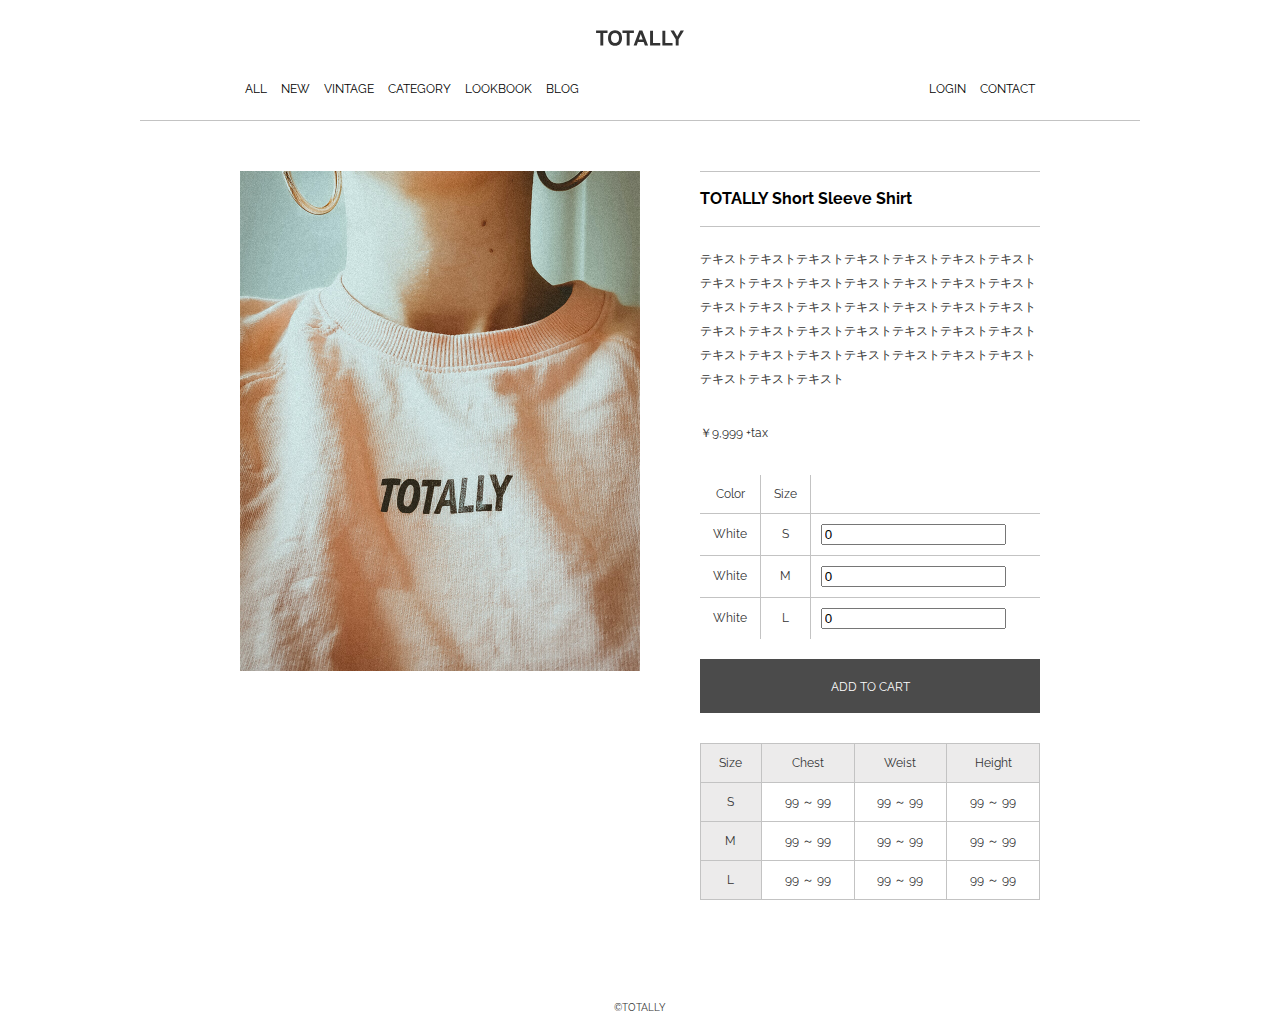
<file: EC SITE/index.html>
<!DOCTYPE html>
<html lang="ja">

<head>
  <meta charset="UTF-8">
  <meta name="viewport" content="width=device-width, initial-scale=1.0">
  <meta name="description" content="アパレル企業のECサイトです">
  <link rel="icon" href="img/favicon.ico">
  <link rel="stylesheet" href="CSS/sanitize.css">
  <link rel="stylesheet" href="CSS/style.css">
  <link rel="preconnect" href="https://fonts.googleapis.com">
  <link rel="preconnect" href="https://fonts.gstatic.com" crossorigin>
  <link href="https://fonts.googleapis.com/css2?family=Raleway:ital,wght@0,100..900;1,100..900&display=swap"
    rel="stylesheet">
  <title>Document</title>
</head>

<body>
  <div class="container">

    <header id="header">

      <!-- headerロゴ -->
      <a class="logo" href="#index.html">
        <img src="img/logo.svg" alt="企業ロゴ">
      </a>

      <!-- グローバルメニュー -->
      <nav>
        <div class="menu-left">
          <a href="#">ALL</a>
          <a href="#">NEW</a>
          <a href="#">VINTAGE</a>
          <a href="#">CATEGORY</a>
          <a href="#">LOOKBOOK</a>
          <a href="#">BLOG</a>
        </div>

        <div class="menu-right">
          <a href="#">LOGIN</a>
          <a href="#">CONTACT</a>
        </div>
      </nav>

    </header>

    <main>
      <section id="item" class="flex-item">
        <div class="item-img">
          <img src="img/item.jpg" alt="Tシャツを着た人の写真">
        </div>

        <div class="item-content">
          <h1>TOTALLY Short Sleeve Shirt</h1>
          <p>テキストテキストテキストテキストテキストテキストテキスト テキストテキストテキストテキストテキストテキストテキスト テキストテキストテキストテキストテキストテキストテキスト
            テキストテキストテキストテキストテキストテキストテキスト テキストテキストテキストテキストテキストテキストテキスト テキストテキストテキスト</p>
          <p>￥9,999 +tax</p>

          <!-- 個数入力 -->
          <table class="item-count">
            <tr class="zero-tr">
              <th class="color">Color</th>
              <th class="size">Size</th>
              <th></th>
            </tr>

            <tr class="first-tr">
              <th class="color">White</th>
              <td class="size">S</td>
              <td>
                <input type="number" name="item-count" max="99" value="0">
              </td>
            </tr>

            <tr class="second-tr">
              <th class="color">White</th>
              <td class="size">M</td>
              <td>
                <input type="number" name="item-count" max="99" value="0">
              </td>
            </tr>

            <t class="third-tr" r>
              <th class="color">White</th>
              <td class="size">L</td>
              <td>
                <input type="number" name="item-count" max="99" value="0">
              </td>
              </tr>
          </table>

          <div class="btn">
            <a href="#">ADD TO CART</a>
          </div>

          <!-- サイズ表 -->
          <table class="item-size">
            <tr>
              <th class="list-color">Size</th>
              <th class="list-color">Chest</th>
              <th class="list-color">Weist</th>
              <th class="list-color">Height</th>
            </tr>

            <tr>
              <th class="list-color">S</th>
              <td>99 ～ 99</td>
              <td>99 ～ 99</td>
              <td>99 ～ 99</td>
            </tr>

            <tr>
              <th class="list-color">M</th>
              <td>99 ～ 99</td>
              <td>99 ～ 99</td>
              <td>99 ～ 99</td>
            </tr>

            <tr>
              <th class="list-color">L</th>
              <td>99 ～ 99</td>
              <td>99 ～ 99</td>
              <td>99 ～ 99</td>
            </tr>
          </table>
        </div>
      </section>
    </main>

    <footer>
      <p>&copy;TOTALLY</p>
    </footer>

  </div>

</body>

</html>
</file>
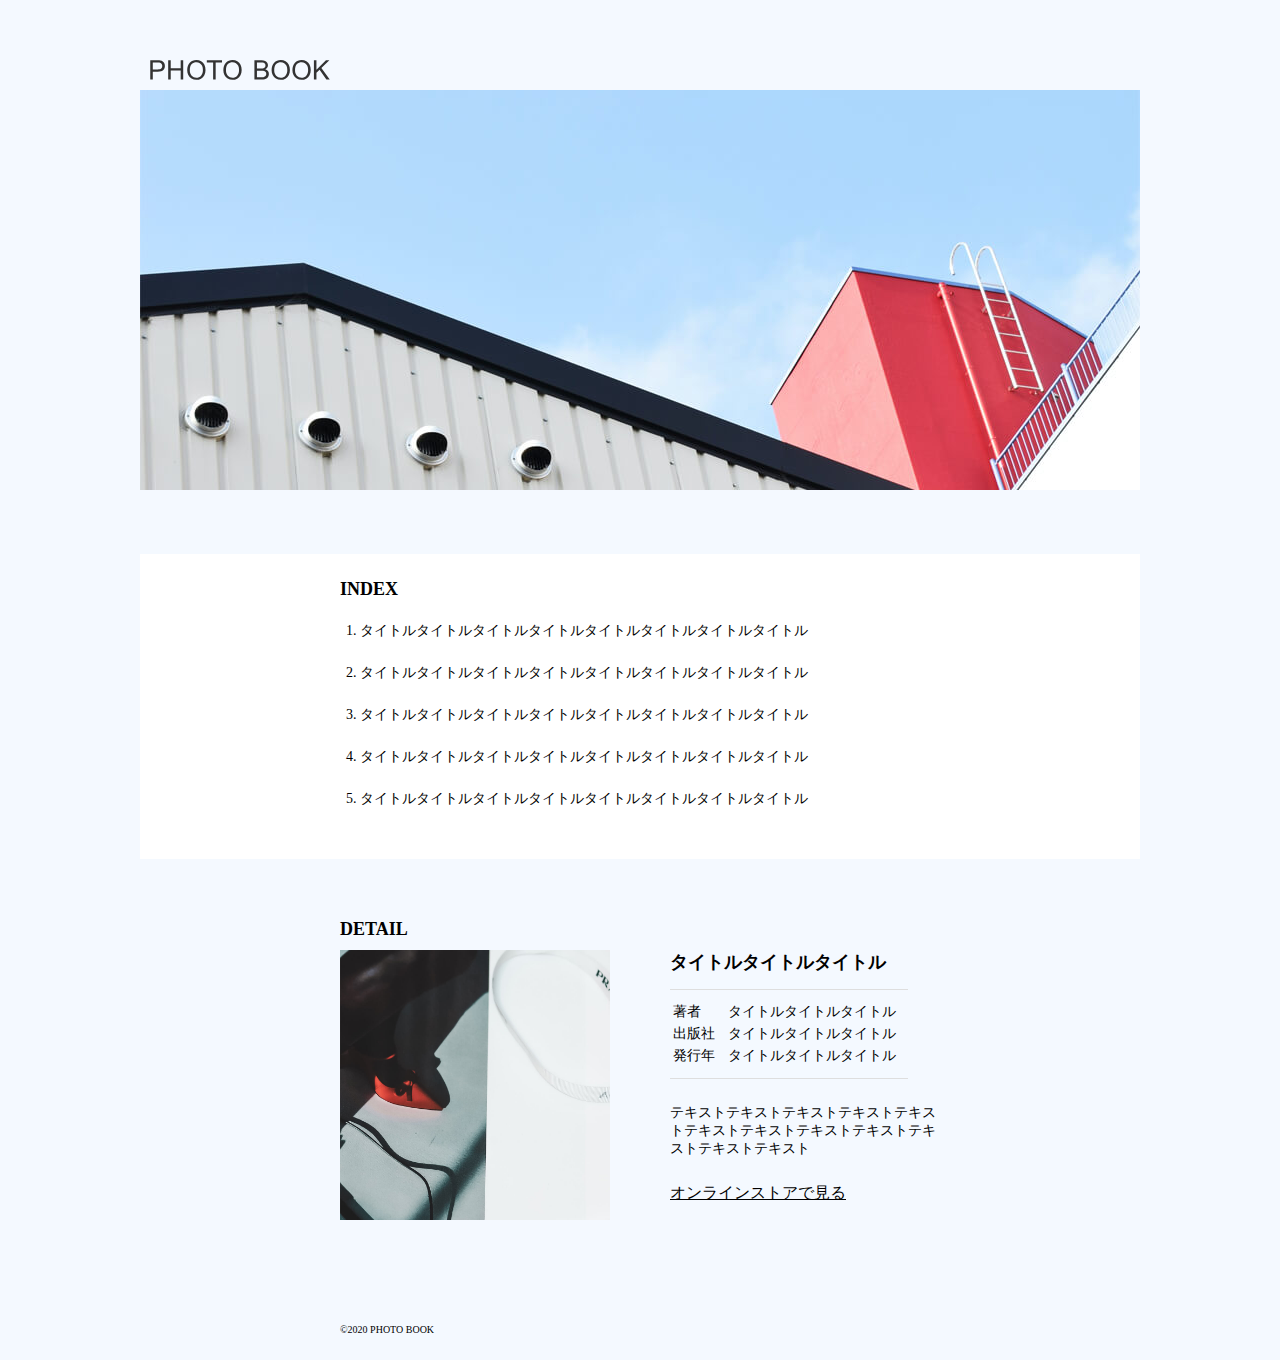
<file: photo book1/index.html>
<!DOCTYPE html>
<html lang="ja">

<head>
  <meta charset="UTF-8">
  <meta name="descrption" content="photo book1です">
  <meta name="viewport" content="width=device-width, initial-scale=1.0">
  <link rel="stylesheet" href="style.css">
  <link rel="icon" href="img/favicon.ico">
  <title>Photo book</title>
</head>

<body>
  <header>
    <div id="logo">
      <a href="index.html">
      <img src="img/logo.svg" alt="ロゴ"></a>
    </div>
  </header>

  <main>
    <!-- メインビジュアル -->
    <div id="mv">
      <img src="img/mainvisual.jpg" alt="空とカラフルな屋根のメインビジュアル">
    </div>

    <!-- index -->
    <section id="index">
      <div class="containar">
        <h2 class="content_title">INDEX</h2>
        <ol>
          <li>タイトルタイトルタイトルタイトルタイトルタイトルタイトルタイトル</li>
          <li>タイトルタイトルタイトルタイトルタイトルタイトルタイトルタイトル</li>
          <li>タイトルタイトルタイトルタイトルタイトルタイトルタイトルタイトル</li>
          <li>タイトルタイトルタイトルタイトルタイトルタイトルタイトルタイトル</li>
          <li>タイトルタイトルタイトルタイトルタイトルタイトルタイトルタイトル</li>
        </ol>
      </div>
    </section>

    <!-- detail -->
    <section id="detail">
      <div class="containar">
        <h2 class="content_title">DETAIL</h2>
        <div class="detail_inner">
          <div class="detail_img">
            <img src="img/detail.jpg" alt="シャツの写真">
          </div>

          <div class="detail_content">
            <h3>タイトルタイトルタイトル</h3>

            <table>
              <tr>
                <td>著者</td>
                <td>タイトルタイトルタイトル</td>
              </tr>

              <tr>
                <td>出版社</td>
                <td>タイトルタイトルタイトル</td>
              </tr>

              <tr>
                <td>発行年</td>
                <td>タイトルタイトルタイトル</td>
              </tr>
            </table>

            <p>テキストテキストテキストテキストテキストテキストテキストテキストテキストテキストテキストテキスト</p>
            <div class="online_link">
              <a href="">オンラインストアで見る</a>
            </div>
          </div>
        </div>
      </div>
    </section>


  </main>

  <footer>
    <p class="copy_right">&copy;2020 PHOTO BOOK</p>
  </footer>
</body>

</html>
</file>
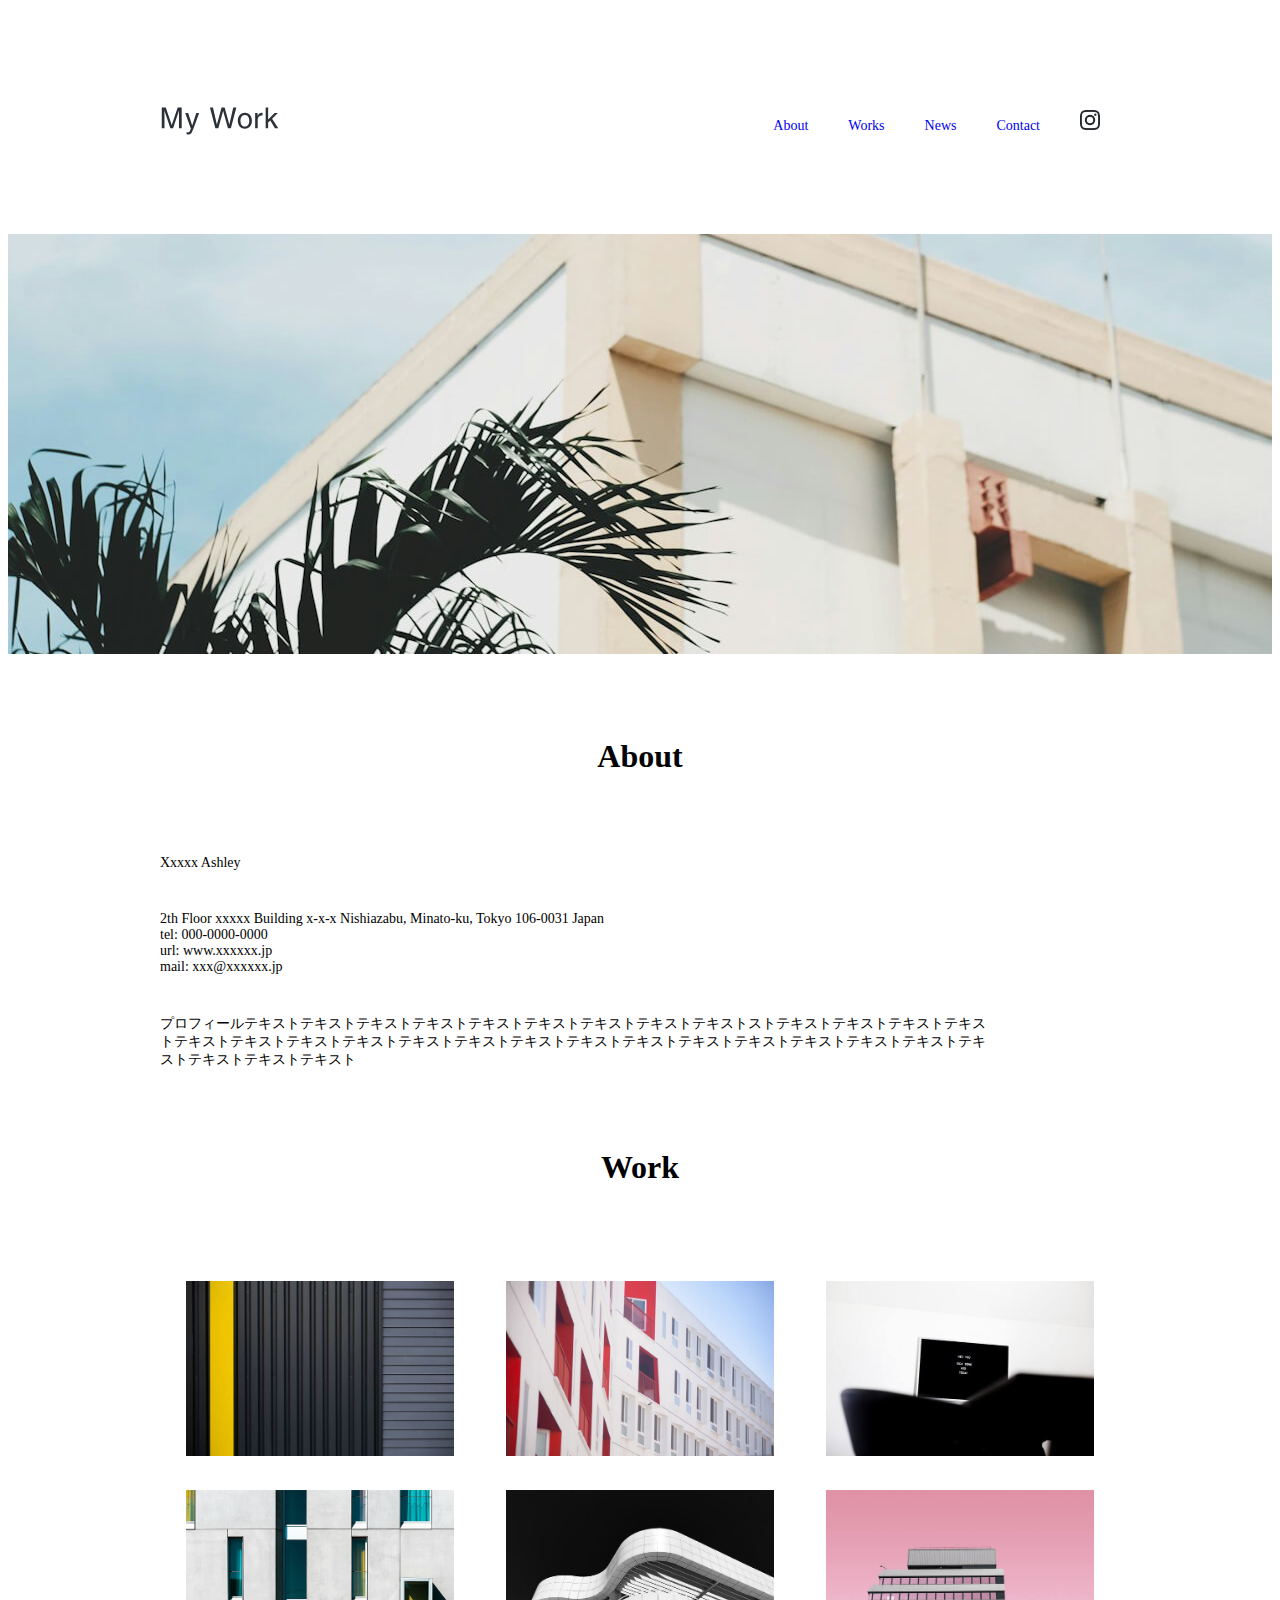
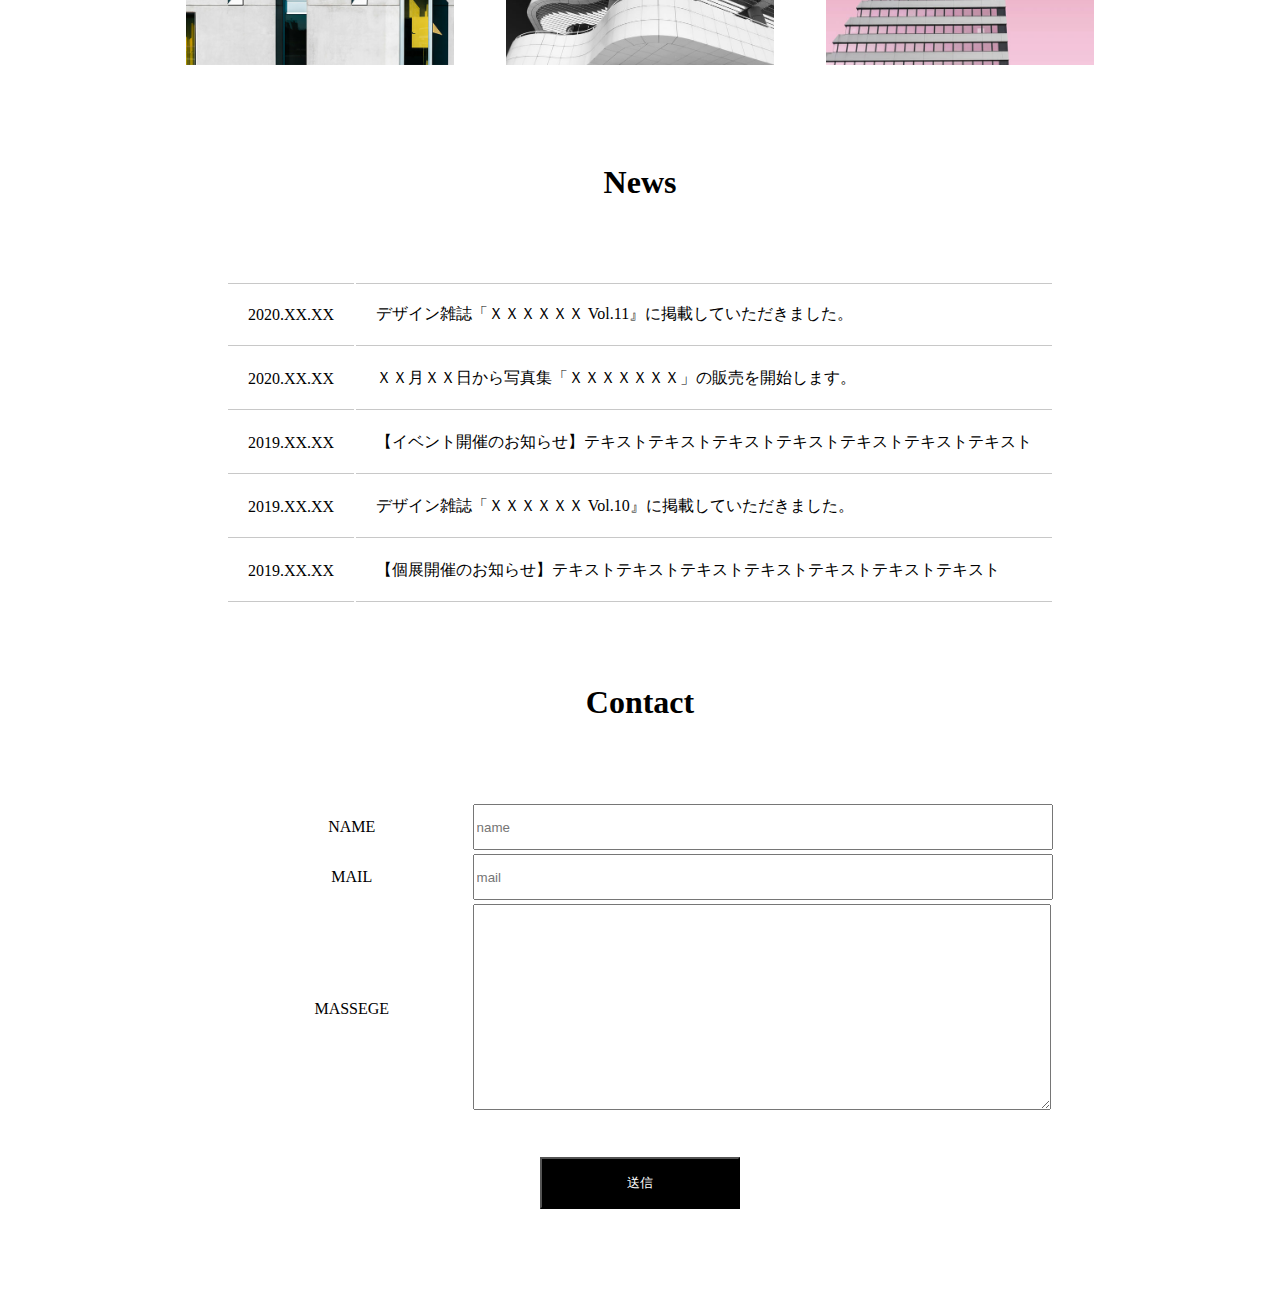
<file: practice1/index.html>
<!DOCTYPE html>
<html>

<head>
  <title>practice1</title>
  <meta name="description" content="practice1です">
  <meta charset="UTF-8">
  <link rel="stylesheet" href="style.css">
  <meta name="viewport" content="width=device-width, initial-scale=1.0">
</head>

<body>
  <!-- 以下、header -->
  <header class="wrapper">
    <div id="logo">
      <img src="img/logo.svg" alt="ロゴ">
    </div>

    <nav id="navi"><!-- ナビゲーション -->
      <li>
        <a class="global_menu" href="index.html#about">About</a>
      </li>
      <li>
        <a class="global_menu" href="index.html#works">Works</a>
      </li>
      <li>
        <a class="global_menu" href="index.html#news">News</a>
      </li>
      <li>
        <a class="global_menu" href="index.html#contact">Contact</a>
      </li>
      <li>
        <a class="global_menu" href="https://terakoya.sejuku.net/home">
          <img id="insta-icon" src="img/icon-instagram.png" alt="insta icon"></a>
      </li>
    </nav>
  </header>


  <main>
    <!-- メインビジュアル -->
    <div id="mv">
      <img src="img/mainvisual-pc.jpg" alt="白い建物と夏っぽさを感じる木が写っている写真">
    </div>

    <!-- about -->
    <section id="about" class="wrapper">
      <h1 class="content-title">About</h1>
      <div class="profile">
        <p>Xxxxx Ashley</p>
        <p>2th Floor xxxxx Building x-x-x Nishiazabu, Minato-ku, Tokyo 106-0031 Japan <br>
          tel: 000-0000-0000<br>
          url: www.xxxxxx.jp<br>
          mail: xxx@xxxxxx.jp</p>
        <p>プロフィールテキストテキストテキストテキストテキストテキストテキストテキストテキストストテキストテキストテキストテキス<br>
          トテキストテキストテキストテキストテキストテキストテキストテキストテキストテキストテキストテキストテキストテキストテキ<br>
          ストテキストテキストテキスト</p>
      </div>
    </section>

    <!-- works -->
    <section id="works" class="wrapper">
      <h1 class="content-title">Work</h1>
      <div>
        <ul class="works-list">
          <li><img class="works-img" src="img/works1.jpg" alt="黄色い縦線のペイントが印象的なガレージシャッターの写真"></li>
          <li><img class="works-img" src="img/works2.jpg" alt="所々のベランダの内側が赤いマンション"></li>
          <li><img class="works-img" src="img/works3.jpg" alt="モニターに文字が映り込んでいる様子"></li>
          <li><img class="works-img" src="img/works4.jpg" alt="コンクリートの壁とカラフルなカーテンが印象的な建物"></li>
          <li><img class="works-img" src="img/works5.jpg" alt="曲線が印象的な建物"></li>
          <li><img class="works-img" src="img/works6.jpg" alt="ピンクの背景に愛敬のマンションの写真"></li>
        </ul>
      </div>
    </section>


    <!-- news -->
    <section id="news" class="wrapper">
      <h1 class="content-title">News</h1>
      <table>
        <tr class="news-top sentence">
          <td class="date">2020.XX.XX</td>
          <td>デザイン雑誌「ＸＸＸＸＸＸ Vol.11』に掲載していただきました。</td>
        </tr>

        <tr class="sentence">
          <td class="date">2020.XX.XX</td>
          <td>ＸＸ月ＸＸ日から写真集「ＸＸＸＸＸＸＸ」の販売を開始します。</td>
        </tr>

        <tr class="sentence">
          <td class="date">2019.XX.XX</td>
          <td>【イベント開催のお知らせ】テキストテキストテキストテキストテキストテキストテキスト</td>
        </tr>

        <tr class="sentence">
          <td class="date">2019.XX.XX</td>
          <td>デザイン雑誌「ＸＸＸＸＸＸ Vol.10』に掲載していただきました。</td>
        </tr>

        <tr class="sentence">
          <td class="date">2019.XX.XX</td>
          <td>【個展開催のお知らせ】テキストテキストテキストテキストテキストテキストテキスト</td>
        </tr>
      </table>
    </section>

    <!-- contact -->
    <section id="contact" class="wrapper">
      <h1 class="content-title">Contact</h1>


      <form action="n.studio.firma@gmail.com">

        <table class="contactForm">

          <tr>
            <td>
              <label for="name">NAME</label>
            </td>
            <td>
              <input type="text" name="name" placeholder="name" required>
            </td>
          </tr>

          <tr>
          <td>
            <label for="mail">MAIL</label>
          </td>
          <td>
            <input type="text" name="mail" placeholder="mail" required>
          </td>
        </tr>

        <tr>
          <td>
            <label for="massege">MASSEGE</label>
          </td>
          <td>
            <textarea name="massege"></textarea>
          </td>
        </tr>

        </table>

        <div class="contact_btn">
          <input type="submit" name="submit" value="送信">
        </div>
      </form>
    </section>

  </main>
  <footer></footer>
</body>

</html>
</file>
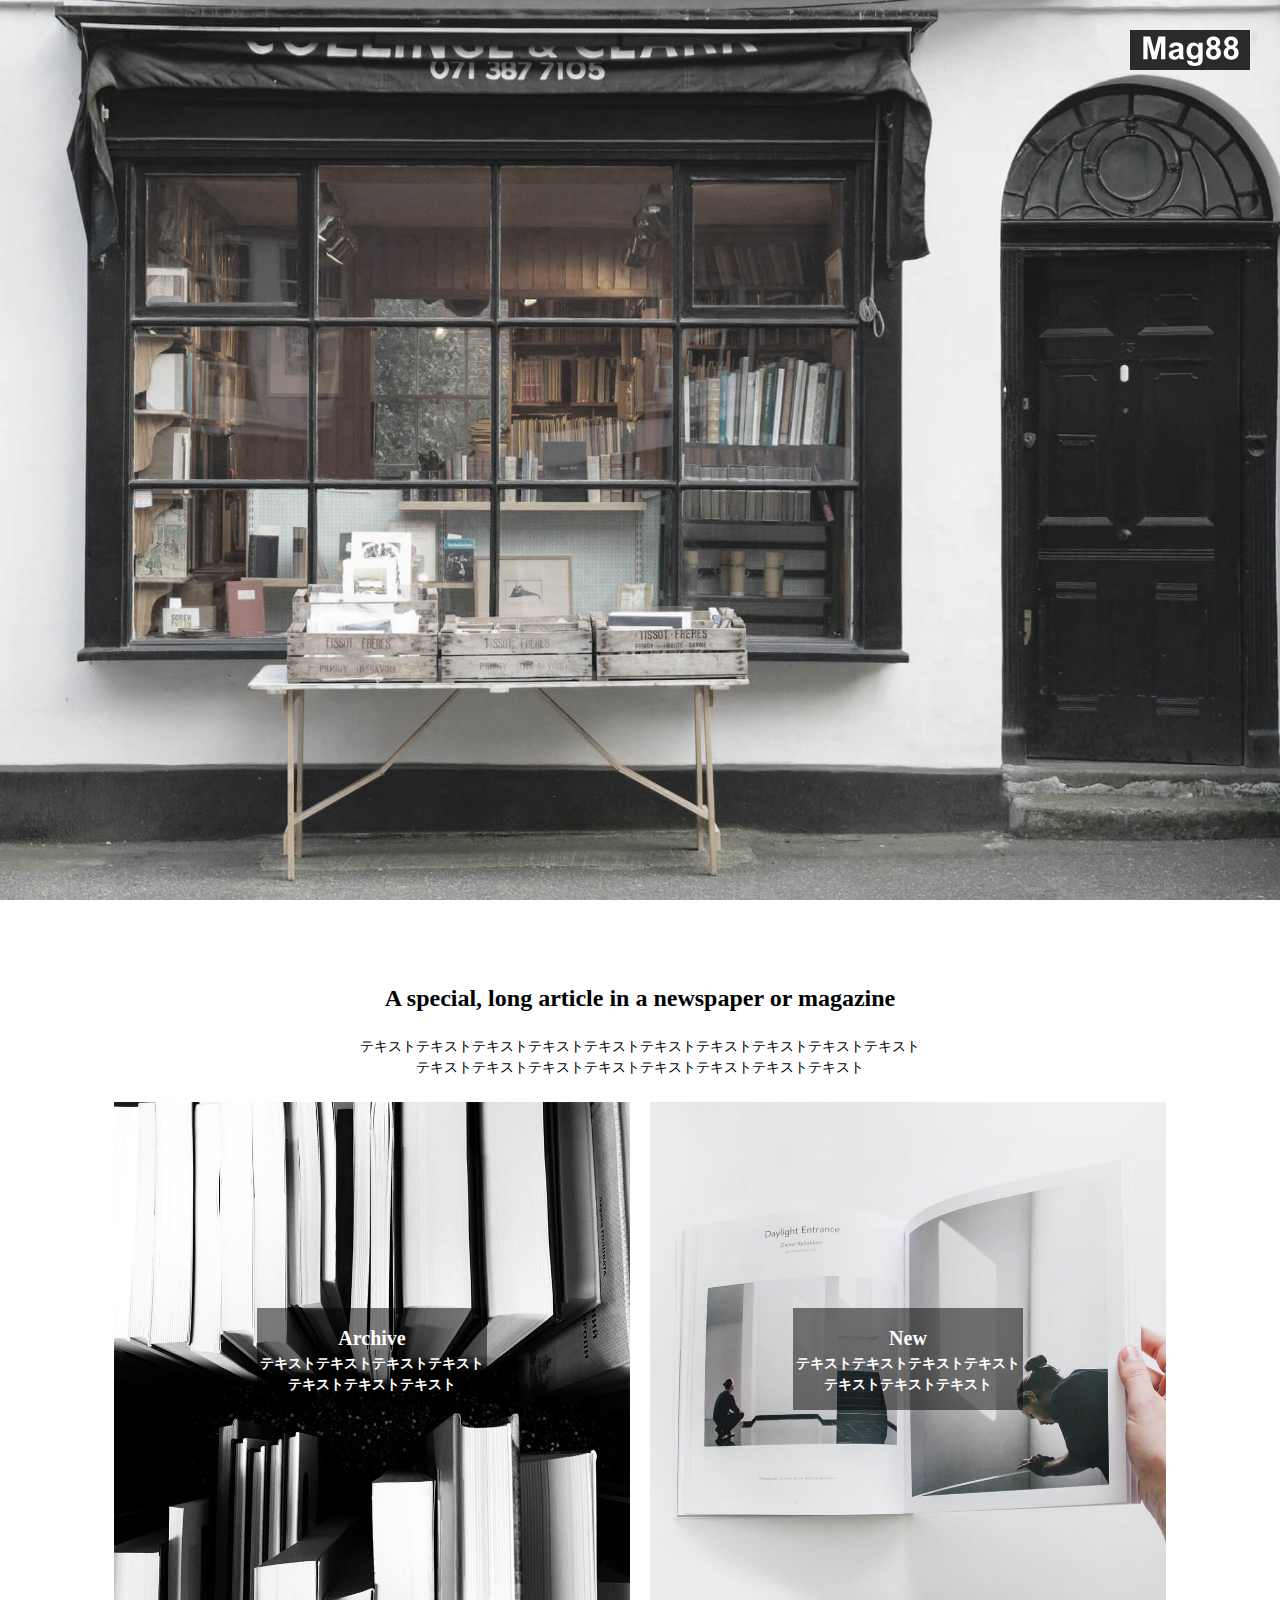
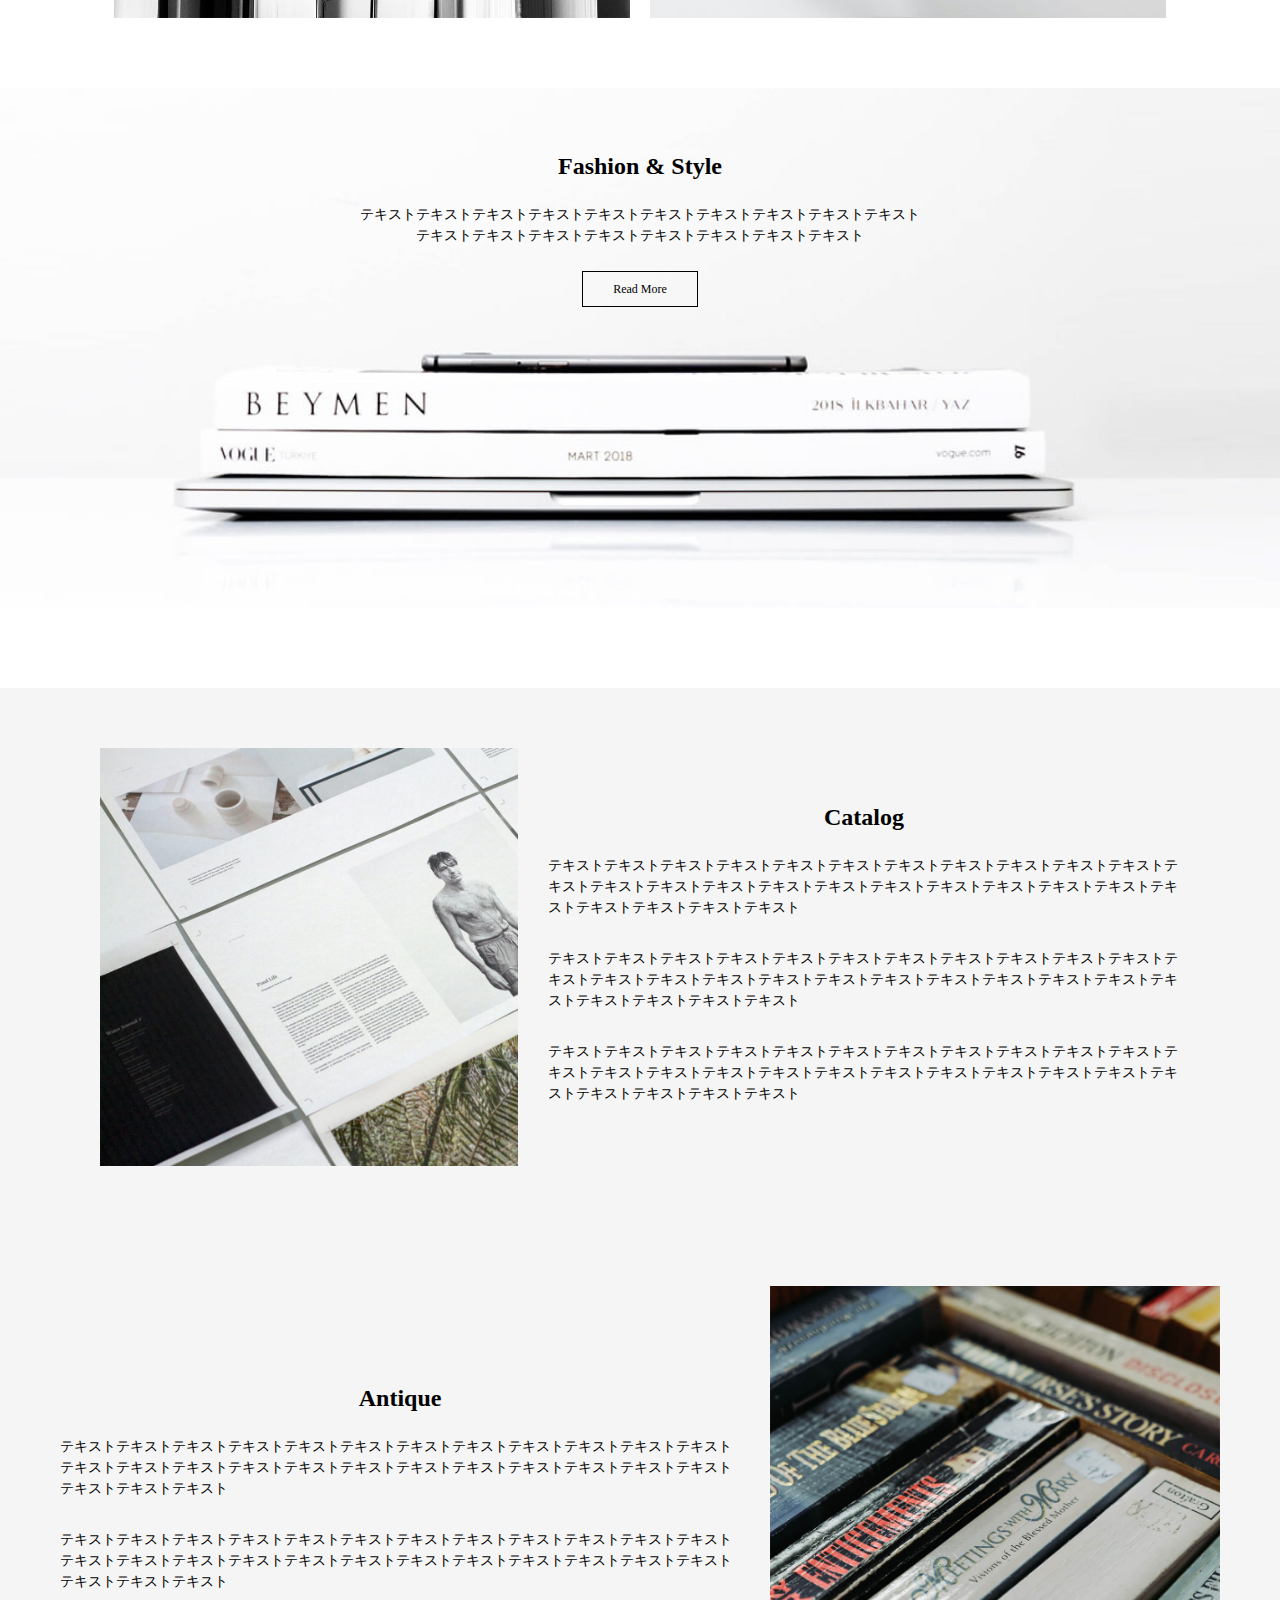
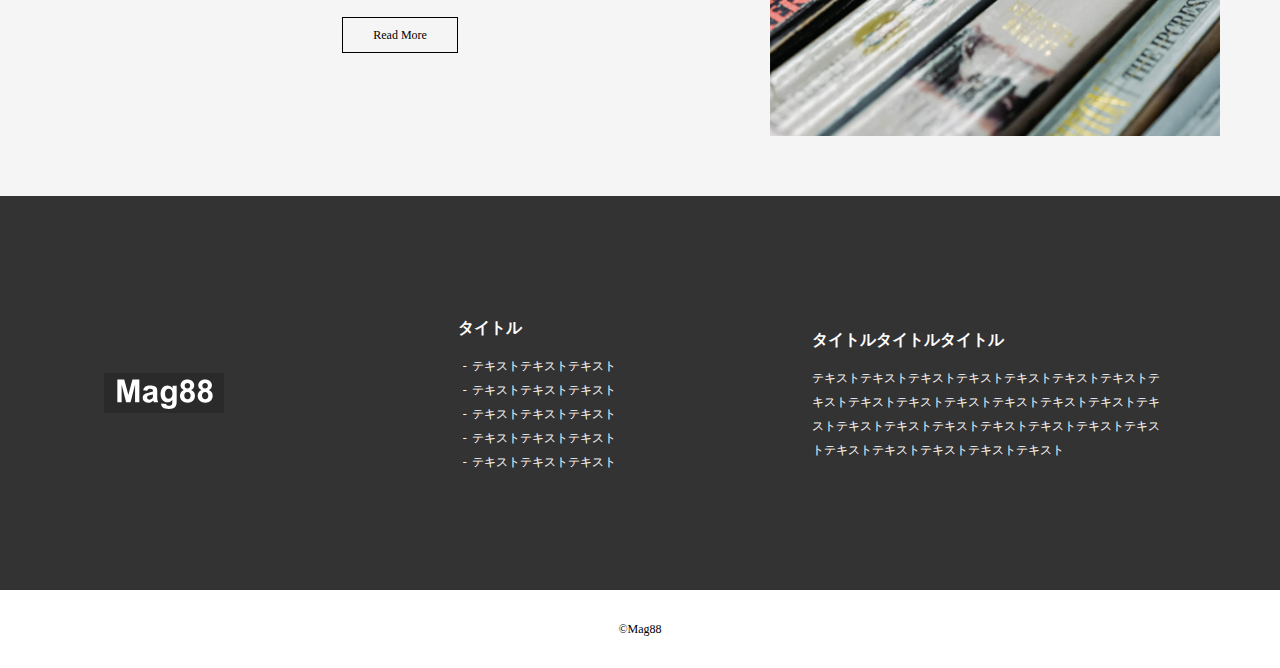
<file: store_site1/index.html>
<!DOCTYPE html>
<html lang="ja">

<head>
  <meta charset="UTF-8">
  <title>Mag88</title>
  <meta name="description" content="本屋さんのストアサイトです">
  <meta name="viewport" content="width=device-width, initial-scale=1.0">
  <link rel="stylesheet" href="css/sanitize.css">
  <link rel="stylesheet" href="css/style.css">
  <link rel="icon" href="img/favicon.ico">

</head>

<body>
  <div class="container">
    <!-- header -->
    <header>
      <!-- <img class="main_visual" src="img/mainvisual.jpg" alt="本屋さんの店外の写真"> -->
      <a class="logo" href="index.html"><img src="img/logo.svg" alt="ロゴ"></a>
    </header>

    <!-- main -->
    <main>
      <!-- archive＆new -->
      <section class="wrapper">
        <div class="inner">
          <h2>A special, long article in a newspaper or magazine</h2>
          <p>テキストテキストテキストテキストテキストテキストテキストテキストテキストテキスト<br>
            テキストテキストテキストテキストテキストテキストテキストテキスト</p>

          <div class="flex_box">
            <div class="flex_left">
              <img src="img/magazine-archive.jpg" alt="たくさんの本の写真">
              <div class="text_background">
                <h3>Archive</h3>
                <p>テキストテキストテキストテキストテキストテキストテキスト</p>
              </div>
            </div>

            <div class="flex_right">
              <img src="img/magazine-new.jpg" alt="新しい本と本を開く手の写真">
              <div class="text_background">
                <h3>New</h3>
                <p>テキストテキストテキストテキストテキストテキストテキスト</p>
              </div>
            </div>
          </div>
        </div>
      </section>
      <!-- コンテンツ２ -->
      <section id="fashion">
        <div class="wrapper">
          <div class="fshion_inner">
            <h2>Fashion & Style</h2>
            <p>テキストテキストテキストテキストテキストテキストテキストテキストテキストテキスト<br>
              テキストテキストテキストテキストテキストテキストテキストテキスト</p>
            <a class="btn" href="index.html">Read More</a>
          </div>
        </div>
      </section>

      <!-- catalog_antique -->
      <section id="catalog_antique">
        <div class="flex_box content_inner  wrapper">
          <div class="inner_img">
            <img src="img/catalog.jpg" alt="何冊かのカタログが映った写真">
          </div>
          <div class="text">
            <h2>Catalog</h2>
            <ul>
              <li>
                <p>
                  テキストテキストテキストテキストテキストテキストテキストテキストテキストテキストテキストテキストテキストテキストテキストテキストテキストテキストテキストテキストテキストテキストテキストテキストテキストテキストテキスト
                </p>
              </li>
              <li>
                <p>
                  テキストテキストテキストテキストテキストテキストテキストテキストテキストテキストテキストテキストテキストテキストテキストテキストテキストテキストテキストテキストテキストテキストテキストテキストテキストテキストテキスト
                </p>
              </li>
              <li>
                <p>
                  テキストテキストテキストテキストテキストテキストテキストテキストテキストテキストテキストテキストテキストテキストテキストテキストテキストテキストテキストテキストテキストテキストテキストテキストテキストテキストテキスト
                </p>
              </li>
            </ul>
          </div>
        </div>

        <div class="flex_box content_inner antique_inner">
          <div class="text antique_text">
            <h2>Antique</h2>
            <ul>
              <li>
                <p>
                  テキストテキストテキストテキストテキストテキストテキストテキストテキストテキストテキストテキストテキストテキストテキストテキストテキストテキストテキストテキストテキストテキストテキストテキストテキストテキストテキスト
                </p>
              </li>
              <li>
                <p>
                  テキストテキストテキストテキストテキストテキストテキストテキストテキストテキストテキストテキストテキストテキストテキストテキストテキストテキストテキストテキストテキストテキストテキストテキストテキストテキストテキスト
                </p>
              </li>
              <a class="btn" href="index.html">Read More</a>
            </ul>
          </div>
          <div class="inner_img">
            <img src="img/antique.jpg" alt=" 少し古びた何冊かの本の写真">
          </div>
        </div>
  </div>
  </section>



  </main>

  <!-- footer -->
  <footer id="footer">

    <div class="wrapper">
      <div class="flex_box footer_inner">
        <div class="inner_left">
          <a href="index.html"><img src="img/logo.svg" alt="ロゴ"></a>
        </div>

        <div class="inner_center">
          <dl>
            <dt>タイトル</dt>
            <dd>テキストテキストテキスト</dd>
            <dd>テキストテキストテキスト</dd>
            <dd>テキストテキストテキスト</dd>
            <dd>テキストテキストテキスト</dd>
            <dd>テキストテキストテキスト</dd>
          </dl>
        </div>

        <div class="inner_right">
          <dl>
            <dt>タイトルタイトルタイトル</dt>
            <dd>
              テキストテキストテキストテキストテキストテキストテキストテキストテキストテキストテキストテキストテキストテキストテキストテキストテキストテキストテキストテキストテキストテキストテキストテキストテキストテキストテキスト
            </dd>
          </dl>
        </div>
      </div>
    </div>

  </footer>
  <p class="copy_right">&copy;Mag88</p>








  </div>

</body>

</html>
</file>
<file: EC SITE/CSS/sanitize.css>
/* Document
 * ========================================================================== */

/**
 * Add border box sizing in all browsers (opinionated).
 */

*,
::before,
::after {
  box-sizing: border-box;
}

/**
 * 1. Add text decoration inheritance in all browsers (opinionated).
 * 2. Add vertical alignment inheritance in all browsers (opinionated).
 */

::before,
::after {
  text-decoration: inherit; /* 1 */
  vertical-align: inherit; /* 2 */
}

/**
 * 1. Use the default cursor in all browsers (opinionated).
 * 2. Change the line height in all browsers (opinionated).
 * 3. Use a 4-space tab width in all browsers (opinionated).
 * 4. Remove the grey highlight on links in iOS (opinionated).
 * 5. Prevent adjustments of font size after orientation changes in
 *    IE on Windows Phone and in iOS.
 * 6. Breaks words to prevent overflow in all browsers (opinionated).
 */

html {
  cursor: default; /* 1 */
  line-height: 1.5; /* 2 */
  -moz-tab-size: 4; /* 3 */
  tab-size: 4; /* 3 */
  -webkit-tap-highlight-color: transparent /* 4 */;
  -ms-text-size-adjust: 100%; /* 5 */
  -webkit-text-size-adjust: 100%; /* 5 */
  word-break: break-word; /* 6 */
}

/* Sections
 * ========================================================================== */

/**
 * Remove the margin in all browsers (opinionated).
 */

body {
  margin: 0;
}

/**
 * Correct the font size and margin on `h1` elements within `section` and
 * `article` contexts in Chrome, Edge, Firefox, and Safari.
 */

h1 {
  font-size: 2em;
  margin: 0.67em 0;
}

/* Grouping content
 * ========================================================================== */

/**
 * Remove the margin on nested lists in Chrome, Edge, IE, and Safari.
 */

dl dl,
dl ol,
dl ul,
ol dl,
ul dl {
  margin: 0;
}

/**
 * Remove the margin on nested lists in Edge 18- and IE.
 */

ol ol,
ol ul,
ul ol,
ul ul {
  margin: 0;
}

/**
 * 1. Add the correct sizing in Firefox.
 * 2. Show the overflow in Edge 18- and IE.
 */

hr {
  height: 0; /* 1 */
  overflow: visible; /* 2 */
}

/**
 * Add the correct display in IE.
 */

main {
  display: block;
}

/**
 * Remove the list style on navigation lists in all browsers (opinionated).
 */

nav ol,
nav ul {
  list-style: none;
  padding: 0;
}

/**
 * 1. Correct the inheritance and scaling of font size in all browsers.
 * 2. Correct the odd `em` font sizing in all browsers.
 */

pre {
  font-family: monospace, monospace; /* 1 */
  font-size: 1em; /* 2 */
}

/* Text-level semantics
 * ========================================================================== */

/**
 * Remove the gray background on active links in IE 10.
 */

a {
  background-color: transparent;
}

/**
 * Add the correct text decoration in Edge 18-, IE, and Safari.
 */

abbr[title] {
  text-decoration: underline;
  text-decoration: underline dotted;
}

/**
 * Add the correct font weight in Chrome, Edge, and Safari.
 */

b,
strong {
  font-weight: bolder;
}

/**
 * 1. Correct the inheritance and scaling of font size in all browsers.
 * 2. Correct the odd `em` font sizing in all browsers.
 */

code,
kbd,
samp {
  font-family: monospace, monospace; /* 1 */
  font-size: 1em; /* 2 */
}

/**
 * Add the correct font size in all browsers.
 */

small {
  font-size: 80%;
}

/* Embedded content
 * ========================================================================== */

/*
 * Change the alignment on media elements in all browsers (opinionated).
 */

audio,
canvas,
iframe,
img,
svg,
video {
  vertical-align: middle;
}

/**
 * Add the correct display in IE 9-.
 */

audio,
video {
  display: inline-block;
}

/**
 * Add the correct display in iOS 4-7.
 */

audio:not([controls]) {
  display: none;
  height: 0;
}

/**
 * Remove the border on iframes in all browsers (opinionated).
 */

iframe {
  border-style: none;
}

/**
 * Remove the border on images within links in IE 10-.
 */

img {
  border-style: none;
}

/**
 * Change the fill color to match the text color in all browsers (opinionated).
 */

svg:not([fill]) {
  fill: currentColor;
}

/**
 * Hide the overflow in IE.
 */

svg:not(:root) {
  overflow: hidden;
}

/* Tabular data
 * ========================================================================== */

/**
 * Collapse border spacing in all browsers (opinionated).
 */

table {
  border-collapse: collapse;
}

/* Forms
 * ========================================================================== */

/**
 * Remove the margin on controls in Safari.
 */

button,
input,
select {
  margin: 0;
}

/**
 * 1. Show the overflow in IE.
 * 2. Remove the inheritance of text transform in Edge 18-, Firefox, and IE.
 */

button {
  overflow: visible; /* 1 */
  text-transform: none; /* 2 */
}

/**
 * Correct the inability to style buttons in iOS and Safari.
 */

button,
[type="button"],
[type="reset"],
[type="submit"] {
  -webkit-appearance: button;
}

/**
 * 1. Change the inconsistent appearance in all browsers (opinionated).
 * 2. Correct the padding in Firefox.
 */

fieldset {
  border: 1px solid #a0a0a0; /* 1 */
  padding: 0.35em 0.75em 0.625em; /* 2 */
}

/**
 * Show the overflow in Edge 18- and IE.
 */

input {
  overflow: visible;
}

/**
 * 1. Correct the text wrapping in Edge 18- and IE.
 * 2. Correct the color inheritance from `fieldset` elements in IE.
 */

legend {
  color: inherit; /* 2 */
  display: table; /* 1 */
  max-width: 100%; /* 1 */
  white-space: normal; /* 1 */
}

/**
 * 1. Add the correct display in Edge 18- and IE.
 * 2. Add the correct vertical alignment in Chrome, Edge, and Firefox.
 */

progress {
  display: inline-block; /* 1 */
  vertical-align: baseline; /* 2 */
}

/**
 * Remove the inheritance of text transform in Firefox.
 */

select {
  text-transform: none;
}

/**
 * 1. Remove the margin in Firefox and Safari.
 * 2. Remove the default vertical scrollbar in IE.
 * 3. Change the resize direction in all browsers (opinionated).
 */

textarea {
  margin: 0; /* 1 */
  overflow: auto; /* 2 */
  resize: vertical; /* 3 */
}

/**
 * Remove the padding in IE 10-.
 */

[type="checkbox"],
[type="radio"] {
  padding: 0;
}

/**
 * 1. Correct the odd appearance in Chrome, Edge, and Safari.
 * 2. Correct the outline style in Safari.
 */

[type="search"] {
  -webkit-appearance: textfield; /* 1 */
  outline-offset: -2px; /* 2 */
}

/**
 * Correct the cursor style of increment and decrement buttons in Safari.
 */

::-webkit-inner-spin-button,
::-webkit-outer-spin-button {
  height: auto;
}

/**
 * Correct the text style of placeholders in Chrome, Edge, and Safari.
 */

::-webkit-input-placeholder {
  color: inherit;
  opacity: 0.54;
}

/**
 * Remove the inner padding in Chrome, Edge, and Safari on macOS.
 */

::-webkit-search-decoration {
  -webkit-appearance: none;
}

/**
 * 1. Correct the inability to style upload buttons in iOS and Safari.
 * 2. Change font properties to `inherit` in Safari.
 */

::-webkit-file-upload-button {
  -webkit-appearance: button; /* 1 */
  font: inherit; /* 2 */
}

/**
 * Remove the inner border and padding of focus outlines in Firefox.
 */

::-moz-focus-inner {
  border-style: none;
  padding: 0;
}

/**
 * Restore the focus outline styles unset by the previous rule in Firefox.
 */

:-moz-focusring {
  outline: 1px dotted ButtonText;
}

/**
 * Remove the additional :invalid styles in Firefox.
 */

:-moz-ui-invalid {
  box-shadow: none;
}

/* Interactive
 * ========================================================================== */

/*
 * Add the correct display in Edge 18- and IE.
 */

details {
  display: block;
}

/*
 * Add the correct styles in Edge 18-, IE, and Safari.
 */

dialog {
  background-color: white;
  border: solid;
  color: black;
  display: block;
  height: -moz-fit-content;
  height: -webkit-fit-content;
  height: fit-content;
  left: 0;
  margin: auto;
  padding: 1em;
  position: absolute;
  right: 0;
  width: -moz-fit-content;
  width: -webkit-fit-content;
  width: fit-content;
}

dialog:not([open]) {
  display: none;
}

/*
 * Add the correct display in all browsers.
 */

summary {
  display: list-item;
}

/* Scripting
 * ========================================================================== */

/**
 * Add the correct display in IE 9-.
 */

canvas {
  display: inline-block;
}

/**
 * Add the correct display in IE.
 */

template {
  display: none;
}

/* User interaction
 * ========================================================================== */

/*
 * 1. Remove the tapping delay in IE 10.
 * 2. Remove the tapping delay on clickable elements
      in all browsers (opinionated).
 */

a,
area,
button,
input,
label,
select,
summary,
textarea,
[tabindex] {
  -ms-touch-action: manipulation; /* 1 */
  touch-action: manipulation; /* 2 */
}

/**
 * Add the correct display in IE 10-.
 */

[hidden] {
  display: none;
}

/* Accessibility
 * ========================================================================== */

/**
 * Change the cursor on busy elements in all browsers (opinionated).
 */

[aria-busy="true"] {
  cursor: progress;
}

/*
 * Change the cursor on control elements in all browsers (opinionated).
 */

[aria-controls] {
  cursor: pointer;
}

/*
 * Change the cursor on disabled, not-editable, or otherwise
 * inoperable elements in all browsers (opinionated).
 */

[aria-disabled="true"],
[disabled] {
  cursor: not-allowed;
}

/*
 * Change the display on visually hidden accessible elements
 * in all browsers (opinionated).
 */

[aria-hidden="false"][hidden] {
  display: initial;
}

[aria-hidden="false"][hidden]:not(:focus) {
  clip: rect(0, 0, 0, 0);
  position: absolute;
}
</file>
<file: EC SITE/CSS/style.css>
/* 共通 */
body {
  font-family: "Raleway", sans-serif;
  min-width: 400px;
}

h1 {
  font-size: 16px;
}

a,
p,
th,
td {
  font-size: 12px;
  color: #333333;
}

.container {
  max-width: 1000px;
  margin: 0 auto;
}

/* header */
#header {
  border-bottom: solid 1px #c3c3c3;
  ;
}

.logo img {
  display: block;
  width: 90px;
  margin: 0 auto;
  padding: 30px 0;
}

nav {
  display: flex;
  justify-content: space-between;
  max-width: 800px;
  margin: 0 auto;
  padding: 0 0 20px 0;
}

nav a {
  color: black;
  text-decoration: none;
  padding: 0 5px;
}

/* main */
.flex-item {
  display: flex;
  justify-content: space-around;
  margin: 0 auto;
  max-width: 800px;
  margin-top: 50px;
  margin-bottom: 100px;
}

.item-img {
  min-width: 400px;
  margin-right: 60px;
}

.item-img img {
  width: 100%;
}

.item-content {
  width: 100%;
}

/* テーブル */
.item-content h1 {
  border-top: solid 1px #c3c3c3;
  ;
  border-bottom: solid 1px #c3c3c3;
  ;
  margin: 0;
  padding: 15px 0;
}

.item-content p {
  margin: 20px 0 30px;
  line-height: 2;
}

/* テーブル個数リスト */
table.item-count {
  width: 100%;
  margin-bottom: 20px;
}

.zero-tr,
.first-tr,
.second-tr {
  border-bottom: solid 1px #c3c3c3;
}

.color,
.size {
  border-right: solid 1px #c3c3c3;
  ;
  padding: 10px;
  text-align: center;
  font-weight: normal;
}

table.item-count td {
  padding: 10px;
}

/* ボタン */
.btn {
  background-color: #4B4B4B;
  text-align: center;
  padding: 15px;
  margin-bottom: 30px;
}

.btn a {
  color: white;
  text-decoration: none;
}

/* テーブルサイズリスト */
.item-size {
  width: 100%;
  border: solid 1px #c3c3c3;
  ;
}

.item-size tr {
  border: solid 1px #c3c3c3;
  ;
}

.item-size th,
.item-size td {
  border-right: solid 1px #c3c3c3;
  ;
  padding: 10px;
  font-weight: normal;
}


.list-color {
  background-color: #ECEBEB;
}

.item-size td {
  text-align: center;
}

/* footer */
footer {
  text-align: center;
}

footer p {
  font-size: 10px;
}

/* レスポンシブ　896px */
@media screen and (max-width:896px) {

  nav {
    white-space: nowrap;
    overflow-x: scroll;
  }

  .flex-item {
    display: flex;
    flex-direction: column;
  }

  .item-img {
    margin: 0 0 10px 0;
  }

  .item-content {
    padding: 0 16px;
  }
}
</file>
<file: photo book1/style.css>
body {
  margin: 0;
  background-color: #F4F9FF;
}

/* PC用　CSS */

/* header */
header {
  width: 1000px;
  margin: 0 auto;
  margin-top: 60px;
}

#logo a img {
  display: block;
}

#logo img {
  width: 200px;
  height: 20px;

}

/* #mv > div {
  width: 1000px;
  margin: 0 auto;
} */

#mv {
  text-align: center;
  margin-top:10px;
}

#mv img {
  margin-bottom: 60px;
  max-width: 100%;
}

/* h2　文字サイズ */
.content_title {
  font-size: 18px;
  margin: 0;
  margin-bottom: 10px;
}

/* index */

#index {
  width: 1000px;
  margin: 0 auto;
  background-color: #fff;
  max-width: 100%;
  margin-bottom: 60px;
  padding: 25px 0;
}

ol {
  line-height: 3;
  padding: 0;
  margin-left: 20px;
  margin-top: 0;
  font-size: 14px;
}

/* detail */

.containar {
  margin: 0 auto;
  max-width: 600px;
}

#detail {
  width: 1000px;
  margin: 0 auto;
  max-width: 100%;
  margin-bottom: 100px;
}

.detail_inner {
  display: flex;
}

.detail_img img {
  width: 270px;
  margin-right: 60px;
}

h3 {
  font-size: 18px;
  padding-bottom: 15px;
  margin: 0;
}

table {
  border-bottom: solid 1px #DEDEDE;
  border-top: solid 1px #DEDEDE;
  font-size: 14px;
  padding: 10px 0;
}

.online_link a {
  color: black;
}

.online_link a:hover {
  opacity: 0.8;
}

p {
  font-size: 14px;
  margin: 25px 0;
}

td {
  padding-right: 10px;
}

footer {
  margin: 0 auto;
  max-width: 600px;
}

/* footer */
.copy_right {
  font-size: 10px;
}

@media screen and (max-width:1024px) {

  header {
    max-width: 100%;
  }

  #mv {
    padding: 0 10px;
  }

  #mv img {
    margin-bottom: 60px;
    max-width: 100%;
    height: auto;
  }

  #index {
    width: 100%;
  }

  .containar {
    margin: 0 auto;
    max-width: 600px;
  }

  .detail_inner {
    flex-direction: column;

  }

  .detail_img img {
    width: 100%;
    margin: 0;
    margin: 0 0 25px 0;
  }

}
</file>
<file: practice1/style.css>
/* 以下、PC用画面 */
/* 以下、header */

.wrapper {
  max-width: 960px;
  margin: 0 auto;
  margin-top: 80px;
  margin-bottom: 80px;
}

header {
  display: flex;
  justify-content: space-between;
  flex-wrap: nowrap;
  margin: 0 auto;

}

#logo {
  width: 120px;
  height: 27px;
  padding-top: 20px;
}

#navi {
  font-size: 14px;
  list-style: none;
  display: flex;
  align-items: baseline;
}

#navi li {
  padding: 20px;
}

.global_menu {
  text-decoration: none;
}

.global_menu:active {
  color: black;

}

.global_menu:visited {
  color: black;
}

.global_menu:hover {
  color: black;
}

#insta-icon {
  width: 20px;
  height: 20px;
  padding-top: 10px;
}

/* PC用メインビジュアル =================*/
#mv {
  width: 100%;
  height: auto;
}

#mv img {
  width: 100%;
  height: 420px;
  max-width: 1920px;
  margin: 0 auto;
  object-fit: cover;
}



/* about =========================*/
.content-title {
  text-align: center;
  margin: 80px 0;
}

.profile {
  margin: 0 auto;
}

.profile>p {
  font-size: 14px;
  margin: 40px 0;
  color: black;
}

.profile>p:link {
  color: black;
}

.profile>p:visited {
  color: black;
}

.profile>p:hover {
  color: black;
}

.profile>p:active {
  color: black;
}

/*============ workの画像　＝＝＝＝＝＝＝＝＝＝ */


.works-list {
  display: flex;
  list-style: none;
  flex-wrap: wrap;
  justify-content: space-around;
  padding: 0;
}

.works-list li {
  width: 28%;
  padding: 15px 15px;
}

.works-img {
  width: 100%;
}

/*============ news　＝＝＝＝＝＝＝＝＝＝ */

table {
  margin: 0 auto;
}

.news-top td {
  border-top: solid 1px #C8C8C8;
}

.sentence td {
  border-bottom: solid 1px #C8C8C8;
  padding: 20px;
}

.date {
  padding-right: 50px;
}

/*============ Contavt form　＝＝＝＝＝＝＝＝＝＝ */

.contactForm {
  text-align: center;
  margin: 0 auto;
  width: 85%;
  margin-bottom: 40px;
}

.contactForm input {
  max-width: 920px;
  width: 100%;
  height: 40px;
}

.contactForm textarea {
  max-width: 920px;
  width: 100%;
  height: 200px;
}

label {
  padding: 0;
}

.contact_btn input {
  margin: 0 auto;
  display: block;
  background-color: black;
  color: white;
  padding: 15px;
  width: 200px;
}

.contact_btn input:hover {
  background-color: white;
  color: black;
}

@media screen and (max-width: 600px) {

  body {
    margin: 0;
  }

  .wrapper {
    min-width: 400px;
    width: 100%;
  }

  header {
    display: flex;
    flex-direction: column;
    width: 100%;
  }

  #logo {
    margin: 0 auto;
  }

  #navi {
    margin: 0 auto;
  }

  #mv img {
    min-width: 400px;
  }

  .works-list {
    display: flex;
    list-style: none;
    flex-direction: column;
    padding: 0;
    text-align: center;
  }

  .works-list li {
    width: 100%;
    padding: 15px 0;
  }

  .works-img {
    width: 85%;
}

.contactForm td {
  display: flex;
  flex-direction: column;
}

label {
  text-align: left;
}

}
</file>
<file: store_site1/css/sanitize.css>
/* Document
 * ========================================================================== */

/**
 * Add border box sizing in all browsers (opinionated).
 */

*,
::before,
::after {
  box-sizing: border-box;
}

/**
 * 1. Add text decoration inheritance in all browsers (opinionated).
 * 2. Add vertical alignment inheritance in all browsers (opinionated).
 */

::before,
::after {
  text-decoration: inherit; /* 1 */
  vertical-align: inherit; /* 2 */
}

/**
 * 1. Use the default cursor in all browsers (opinionated).
 * 2. Change the line height in all browsers (opinionated).
 * 3. Use a 4-space tab width in all browsers (opinionated).
 * 4. Remove the grey highlight on links in iOS (opinionated).
 * 5. Prevent adjustments of font size after orientation changes in
 *    IE on Windows Phone and in iOS.
 * 6. Breaks words to prevent overflow in all browsers (opinionated).
 */

html {
  cursor: default; /* 1 */
  line-height: 1.5; /* 2 */
  -moz-tab-size: 4; /* 3 */
  tab-size: 4; /* 3 */
  -webkit-tap-highlight-color: transparent /* 4 */;
  -ms-text-size-adjust: 100%; /* 5 */
  -webkit-text-size-adjust: 100%; /* 5 */
  word-break: break-word; /* 6 */
}

/* Sections
 * ========================================================================== */

/**
 * Remove the margin in all browsers (opinionated).
 */

body {
  margin: 0;
}

/**
 * Correct the font size and margin on `h1` elements within `section` and
 * `article` contexts in Chrome, Edge, Firefox, and Safari.
 */

h1 {
  font-size: 2em;
  margin: 0.67em 0;
}

/* Grouping content
 * ========================================================================== */

/**
 * Remove the margin on nested lists in Chrome, Edge, IE, and Safari.
 */

dl dl,
dl ol,
dl ul,
ol dl,
ul dl {
  margin: 0;
}

/**
 * Remove the margin on nested lists in Edge 18- and IE.
 */

ol ol,
ol ul,
ul ol,
ul ul {
  margin: 0;
}

/**
 * 1. Add the correct sizing in Firefox.
 * 2. Show the overflow in Edge 18- and IE.
 */

hr {
  height: 0; /* 1 */
  overflow: visible; /* 2 */
}

/**
 * Add the correct display in IE.
 */

main {
  display: block;
}

/**
 * Remove the list style on navigation lists in all browsers (opinionated).
 */

nav ol,
nav ul {
  list-style: none;
  padding: 0;
}

/**
 * 1. Correct the inheritance and scaling of font size in all browsers.
 * 2. Correct the odd `em` font sizing in all browsers.
 */

pre {
  font-family: monospace, monospace; /* 1 */
  font-size: 1em; /* 2 */
}

/* Text-level semantics
 * ========================================================================== */

/**
 * Remove the gray background on active links in IE 10.
 */

a {
  background-color: transparent;
}

/**
 * Add the correct text decoration in Edge 18-, IE, and Safari.
 */

abbr[title] {
  text-decoration: underline;
  text-decoration: underline dotted;
}

/**
 * Add the correct font weight in Chrome, Edge, and Safari.
 */

b,
strong {
  font-weight: bolder;
}

/**
 * 1. Correct the inheritance and scaling of font size in all browsers.
 * 2. Correct the odd `em` font sizing in all browsers.
 */

code,
kbd,
samp {
  font-family: monospace, monospace; /* 1 */
  font-size: 1em; /* 2 */
}

/**
 * Add the correct font size in all browsers.
 */

small {
  font-size: 80%;
}

/* Embedded content
 * ========================================================================== */

/*
 * Change the alignment on media elements in all browsers (opinionated).
 */

audio,
canvas,
iframe,
img,
svg,
video {
  vertical-align: middle;
}

/**
 * Add the correct display in IE 9-.
 */

audio,
video {
  display: inline-block;
}

/**
 * Add the correct display in iOS 4-7.
 */

audio:not([controls]) {
  display: none;
  height: 0;
}

/**
 * Remove the border on iframes in all browsers (opinionated).
 */

iframe {
  border-style: none;
}

/**
 * Remove the border on images within links in IE 10-.
 */

img {
  border-style: none;
}

/**
 * Change the fill color to match the text color in all browsers (opinionated).
 */

svg:not([fill]) {
  fill: currentColor;
}

/**
 * Hide the overflow in IE.
 */

svg:not(:root) {
  overflow: hidden;
}

/* Tabular data
 * ========================================================================== */

/**
 * Collapse border spacing in all browsers (opinionated).
 */

table {
  border-collapse: collapse;
}

/* Forms
 * ========================================================================== */

/**
 * Remove the margin on controls in Safari.
 */

button,
input,
select {
  margin: 0;
}

/**
 * 1. Show the overflow in IE.
 * 2. Remove the inheritance of text transform in Edge 18-, Firefox, and IE.
 */

button {
  overflow: visible; /* 1 */
  text-transform: none; /* 2 */
}

/**
 * Correct the inability to style buttons in iOS and Safari.
 */

button,
[type="button"],
[type="reset"],
[type="submit"] {
  -webkit-appearance: button;
}

/**
 * 1. Change the inconsistent appearance in all browsers (opinionated).
 * 2. Correct the padding in Firefox.
 */

fieldset {
  border: 1px solid #a0a0a0; /* 1 */
  padding: 0.35em 0.75em 0.625em; /* 2 */
}

/**
 * Show the overflow in Edge 18- and IE.
 */

input {
  overflow: visible;
}

/**
 * 1. Correct the text wrapping in Edge 18- and IE.
 * 2. Correct the color inheritance from `fieldset` elements in IE.
 */

legend {
  color: inherit; /* 2 */
  display: table; /* 1 */
  max-width: 100%; /* 1 */
  white-space: normal; /* 1 */
}

/**
 * 1. Add the correct display in Edge 18- and IE.
 * 2. Add the correct vertical alignment in Chrome, Edge, and Firefox.
 */

progress {
  display: inline-block; /* 1 */
  vertical-align: baseline; /* 2 */
}

/**
 * Remove the inheritance of text transform in Firefox.
 */

select {
  text-transform: none;
}

/**
 * 1. Remove the margin in Firefox and Safari.
 * 2. Remove the default vertical scrollbar in IE.
 * 3. Change the resize direction in all browsers (opinionated).
 */

textarea {
  margin: 0; /* 1 */
  overflow: auto; /* 2 */
  resize: vertical; /* 3 */
}

/**
 * Remove the padding in IE 10-.
 */

[type="checkbox"],
[type="radio"] {
  padding: 0;
}

/**
 * 1. Correct the odd appearance in Chrome, Edge, and Safari.
 * 2. Correct the outline style in Safari.
 */

[type="search"] {
  -webkit-appearance: textfield; /* 1 */
  outline-offset: -2px; /* 2 */
}

/**
 * Correct the cursor style of increment and decrement buttons in Safari.
 */

::-webkit-inner-spin-button,
::-webkit-outer-spin-button {
  height: auto;
}

/**
 * Correct the text style of placeholders in Chrome, Edge, and Safari.
 */

::-webkit-input-placeholder {
  color: inherit;
  opacity: 0.54;
}

/**
 * Remove the inner padding in Chrome, Edge, and Safari on macOS.
 */

::-webkit-search-decoration {
  -webkit-appearance: none;
}

/**
 * 1. Correct the inability to style upload buttons in iOS and Safari.
 * 2. Change font properties to `inherit` in Safari.
 */

::-webkit-file-upload-button {
  -webkit-appearance: button; /* 1 */
  font: inherit; /* 2 */
}

/**
 * Remove the inner border and padding of focus outlines in Firefox.
 */

::-moz-focus-inner {
  border-style: none;
  padding: 0;
}

/**
 * Restore the focus outline styles unset by the previous rule in Firefox.
 */

:-moz-focusring {
  outline: 1px dotted ButtonText;
}

/**
 * Remove the additional :invalid styles in Firefox.
 */

:-moz-ui-invalid {
  box-shadow: none;
}

/* Interactive
 * ========================================================================== */

/*
 * Add the correct display in Edge 18- and IE.
 */

details {
  display: block;
}

/*
 * Add the correct styles in Edge 18-, IE, and Safari.
 */

dialog {
  background-color: white;
  border: solid;
  color: black;
  display: block;
  height: -moz-fit-content;
  height: -webkit-fit-content;
  height: fit-content;
  left: 0;
  margin: auto;
  padding: 1em;
  position: absolute;
  right: 0;
  width: -moz-fit-content;
  width: -webkit-fit-content;
  width: fit-content;
}

dialog:not([open]) {
  display: none;
}

/*
 * Add the correct display in all browsers.
 */

summary {
  display: list-item;
}

/* Scripting
 * ========================================================================== */

/**
 * Add the correct display in IE 9-.
 */

canvas {
  display: inline-block;
}

/**
 * Add the correct display in IE.
 */

template {
  display: none;
}

/* User interaction
 * ========================================================================== */

/*
 * 1. Remove the tapping delay in IE 10.
 * 2. Remove the tapping delay on clickable elements
      in all browsers (opinionated).
 */

a,
area,
button,
input,
label,
select,
summary,
textarea,
[tabindex] {
  -ms-touch-action: manipulation; /* 1 */
  touch-action: manipulation; /* 2 */
}

/**
 * Add the correct display in IE 10-.
 */

[hidden] {
  display: none;
}

/* Accessibility
 * ========================================================================== */

/**
 * Change the cursor on busy elements in all browsers (opinionated).
 */

[aria-busy="true"] {
  cursor: progress;
}

/*
 * Change the cursor on control elements in all browsers (opinionated).
 */

[aria-controls] {
  cursor: pointer;
}

/*
 * Change the cursor on disabled, not-editable, or otherwise
 * inoperable elements in all browsers (opinionated).
 */

[aria-disabled="true"],
[disabled] {
  cursor: not-allowed;
}

/*
 * Change the display on visually hidden accessible elements
 * in all browsers (opinionated).
 */

[aria-hidden="false"][hidden] {
  display: initial;
}

[aria-hidden="false"][hidden]:not(:focus) {
  clip: rect(0, 0, 0, 0);
  position: absolute;
}
</file>
<file: store_site1/css/style.css>
/* 共通 */
html {
  font-family: Arial、Hiragino Sans、Hiragino Kaku Gothic ProN、Meiryo、sans-serif;
}

.container {
  margin: 0 auto;
}

h2 {
  font-size: 24px;
}

h3 {
  font-size: 20px;
}

p {
  font-size: 14px;
}

.wrapper {
  max-width: 1200px;
  padding: 0 5%;
  text-align: center;
  margin: 0 auto;
}

/* header */
header {
  background: url(../img/mainvisual.jpg);
  height: 100vh;
  width: 100%;
  position: relative;
  background-size: cover;
  background-position: center top;
  margin-bottom: 80px;
}

.logo {
  position: absolute;
  top: 30px;
  right: 30px;
}

/* main */
/*  archive&new */
.flex_box {
  display: flex;
  align-items: center;
}

.flex_left {
  position: relative;
  margin: 10px;
}

.flex_left img {
  width: 100%;

}

.flex_right {
  position: relative;
  margin: 10px;
}

.flex_right img {
  width: 100%;
}

.text_background {
  background-color: rgb(0, 0, 0, 0.5);
  color: white;
  position: absolute;
  top: 40%;
  left: 0;
  right: 0;
  width: 230px;
  margin: 0 auto;
  font-weight: bold;
  padding: 15px 0;
}

.text_background h3 {
  margin: 0;
}

.text_background p {
  margin: 0;
}

/* .flex_box {
  display: flex;
justify-content: space-between;
}

.flex_left {
  background: url(../img/magazine-archive.jpg);
}

.flex_right {
  background: url(../img/magazine-new.jpg);
} */

/* コンテンツ2 */
#fashion {
  background-image: url(../img/fashion.jpg);
  height: 520px;
  width: 100%;
  position: relative;
  background-size: cover;
  background-position: center top;
  margin-top: 60px;
  margin-bottom: 80px;
}

.fshion_inner {
  margin: 0px 75px;
  padding-top: 40px;
}

.fshion_inner p {
  margin-bottom: 30px;
}

.btn {
  border: solid 1px black;
  padding: 10px 30px;
  font-size: 12px;
  text-decoration: none;
  color: black;
  margin-top: 20px;
}

/* catalog_antique */

#catalog_antique {
  background-color: #f5f5f5;
}

.content_inner {
  padding-top: 60px;
  padding-bottom: 60px;
  padding-left: 60px;
  padding-right: 60px;
}

.inner_img img {
  width: 100%;
}

.text {
  text-align: center;
  padding: 0 0 0 30px;
}

.antique_text {
  padding: 0 30px 0 0;
}

.text ul {
  padding: 0;
}

.text li {
  list-style: none;
  margin-bottom: 30px;
}

.text p {
  text-align: left;
  margin: 0;
}


/* footer */

#footer {
  background-color: #333333;
}

.footer_inner {
  padding: 100px 0;
}

.inner_left {
  width: 33%;
  text-align: left;
}

.inner_center {
  width: 33%;
  color: white;
  text-align: left;
  line-height: 2;
}

.inner_right {
  width: 33%;
  color: white;
  text-align: left;
  line-height: 2;
}

dt {
  margin-bottom: 10px;
  font-weight: bold;
}

dd {
  font-size: 12px;
  margin: 0;
}

.inner_center dd:before {
  content: "-";
  margin: 0 5px;
}

.copy_right {
  text-align: center;
  font-size: 12px;
  padding: 30px 0;
  margin: 0;
}

/* レスポンシブ ブレークポイント:896px */
@media screen and (max-width:896px) {

  /* archive&new */
  .flex_box {
    display: flex;
    flex-direction: column;
  }

  /* catalog_antique */
  .flex_box {
    display: flex;
    flex-direction: column;
  }

  .antique_inner {
    display: flex;
    flex-direction: column-reverse;
    padding: 0 60px 60px 60px;
  }

  .text {
    padding: 0;
  }

  .text h2 {
    margin-top: 50px;
    margin-bottom: 40px;
  }

  /* footer */
  .inner_left {
text-align: unset;
  }

  .inner_center {
    width: 100%;
    text-align: left;
  }

  .inner_right {
    width: 100%;
    text-align: left;
  }

  .footer_inner {
    padding:30px 0;
  }
}
</file>
